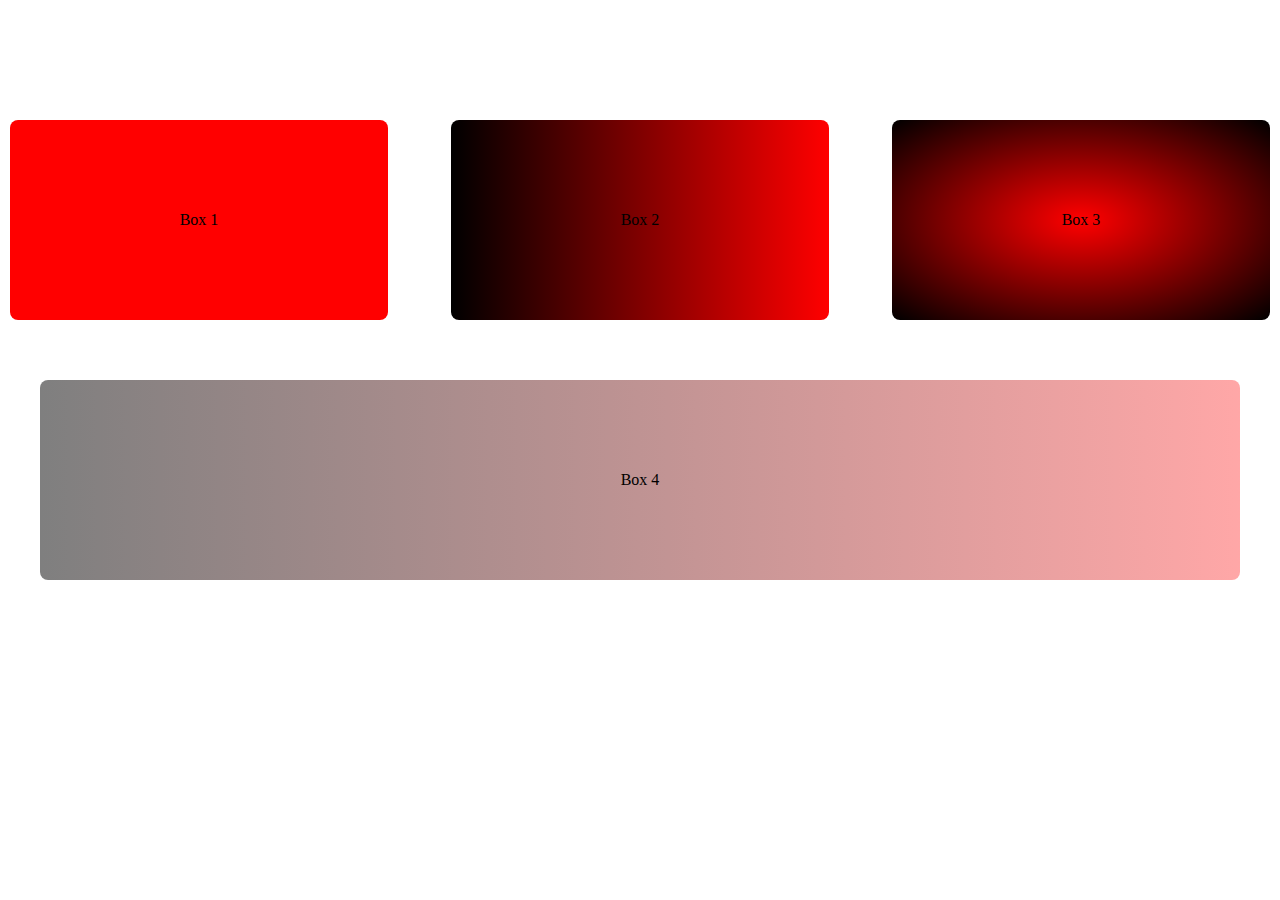
<file: block-BHaabu/index.html>
<!DOCTYPE html>
<html lang="en">
<head>
    <meta charset="UTF-8">
    <meta name="viewport" content="width=device-width, initial-scale=1.0">
    <title>Document</title>
    <link rel="stylesheet" href="style.css">
</head>
<body>
    <header class="header">
        <h1>
            Backgrounds and Gradients
        </h1>
    </header>
    <main>
        <section>
            <div class="flex one">
                <div class="one-one flex">Box 1</div>
                <div class="one-two flex">Box 2</div>
                <div class="one-three flex">Box 3</div>
            </div>
        </section>
        <section class="five flex">
            <div class="Box4 flex">
                Box 4
            </div>
        </section>
    </main>
</body>
</html>
</file>
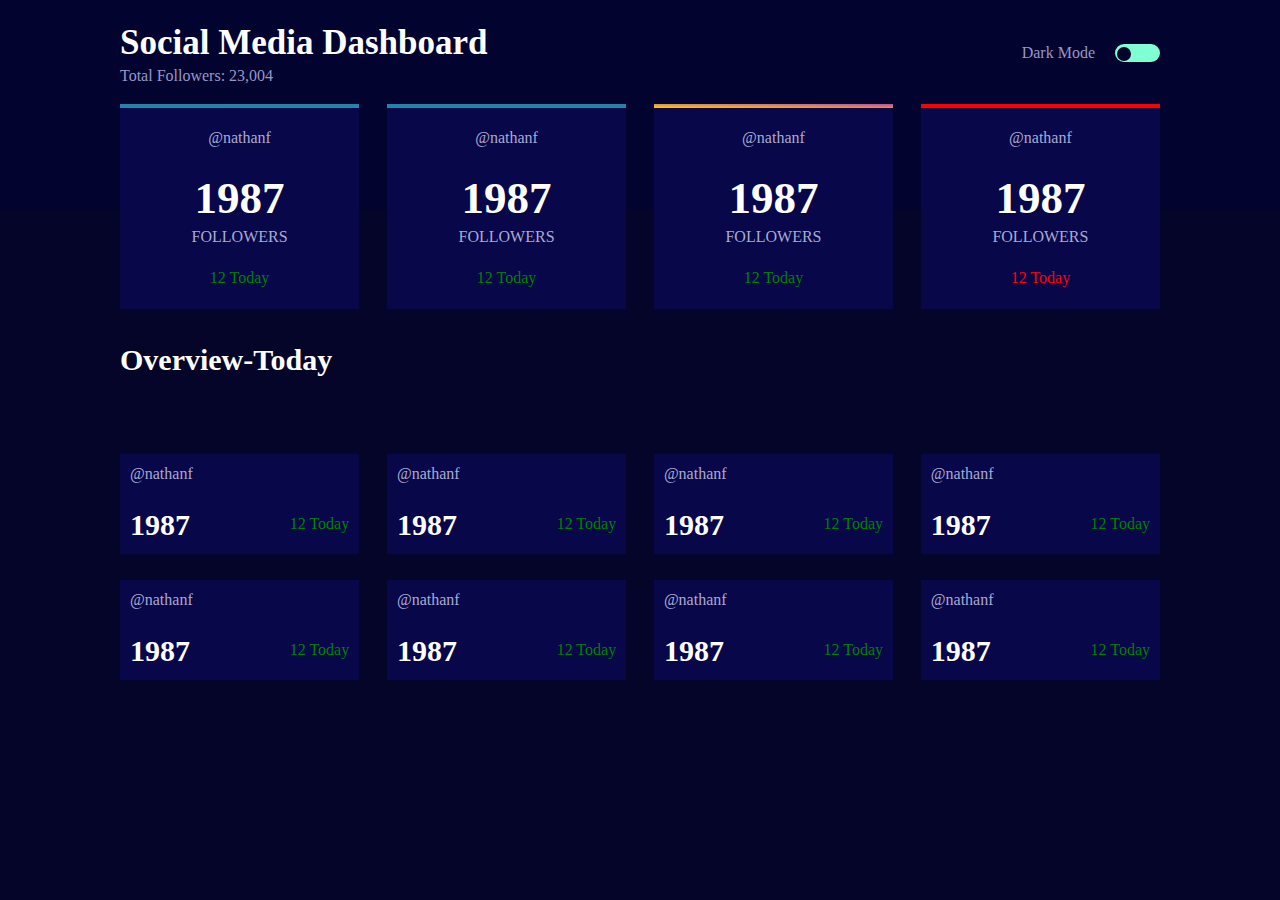
<file: block-BHaabv/index.html>
<!DOCTYPE html>
<html lang="en">
<head>
    <meta charset="UTF-8">
    <meta name="viewport" content="width=device-width, initial-scale=1.0">
    <title>Document</title>
    <link rel="stylesheet" href="style.css">
    <link rel="stylesheet" href="https://use.fontawesome.com/releases/v5.15.1/css/all.css" integrity="sha384-vp86vTRFVJgpjF9jiIGPEEqYqlDwgyBgEF109VFjmqGmIY/Y4HV4d3Gp2irVfcrp" crossorigin="anonymous">
</head>
<body>
    <header class="header">
        <div class="container flex">
            <div class="dashboard">
                <h1>Social Media Dashboard</h1>
                <p>Total Followers: 23,004</p>
            </div>
            <div class="flex">
                <div class="dark">
                    <p>Dark Mode</p>
                </div>
                <div class="mode">
                    <div class="circle"></div>
                </div>
            </div>
        </div>
        <div class="container flex card">
            <div class="one">
                <div>
                    <div class="line"></div>
                </div>
                <div class="nathan">
                    <a href="#"><i class="fab fa-facebook-square"></i></a>
                    <span>@nathanf</span>
                </div>
                <div class="followers">
                    <h2>1987</h2>
                    <p>FOLLOWERS</p>
                </div>
                <div class="today">
                    <a class="up" href="#"><i class="fas fa-sort-up"></i></a>
                    <span>12 Today</span>
                </div>
            </div>
            <div class="one">
                <div>
                    <div class="line"></div>
                </div>
                <div class="nathan">
                    <a href="#"><i class="fab fa-twitter"></i></i></a>
                    <span>@nathanf</span>
                </div>
                <div class="followers">
                    <h2>1987</h2>
                    <p>FOLLOWERS</p>
                </div>
                <div class="today">
                    <a class="up" href="#"><i class="fas fa-sort-up"></i></a>
                    <span>12 Today</span>
                </div>
            </div>
            <div class="one">
                <div>
                    <div class="line insta"></div>
                </div>
                <div class="nathan">
                    <a class="gram" href="#"><i class="fab fa-instagram"></i></a>
                    <span>@nathanf</span>
                </div>
                <div class="followers">
                    <h2>1987</h2>
                    <p>FOLLOWERS</p>
                </div>
                <div class="today">
                    <a class="up" href="#"><i class="fas fa-sort-up"></i></a>
                    <span>12 Today</span>
                </div>
            </div>
            <div class="one">
                <div>
                    <div class="line you"></div>
                </div>
                <div class="nathan">
                    <a class="tube" href="#"><i class="fab fa-youtube"></i></a>
                    <span>@nathanf</span>
                </div>
                <div class="followers">
                    <h2>1987</h2>
                    <p>FOLLOWERS</p>
                </div>
                <div class="today loss">
                    <a class="up down" href="#"><i class="fas fa-sort-down"></i></a>
                    <span>12 Today</span>
                </div>
            </div>  
        </div>
        
    </header>
    <main>
        <section>
            <div class="container overview">
                <h3>Overview-Today</h3>
            </div>
        </section>
        <section>
            <div class="container flex card two">
                <div class="one">
                    <div class="nathan flex nathanf">
                        <span>@nathanf</span>
                        <a href="#"><i class="fab fa-facebook-square"></i></a>
                    </div>
                    <div class="today flex span">
                        <h3>1987</h3>
                        <div>
                            <a class="up" href="#"><i class="fas fa-sort-up"></i></a>
                            <span>12 Today</span>
                        </div>
                    </div>
                </div>
                <div class="one">
                    <div class="nathan flex nathanf">
                        <span>@nathanf</span>
                        <a href="#"><i class="fab fa-facebook-square"></i></a>
                    </div>
                    <div class="today flex span">
                        <h3>1987</h3>
                        <div>
                            <a class="up" href="#"><i class="fas fa-sort-up"></i></a>
                            <span>12 Today</span>
                        </div>
                    </div>
                </div>
                <div class="one">
                    <div class="nathan flex nathanf">
                        <span>@nathanf</span>
                        <a href="#"><i class="fab fa-facebook-square"></i></a>
                    </div>
                    <div class="today flex span">
                        <h3>1987</h3>
                        <div>
                            <a class="up" href="#"><i class="fas fa-sort-up"></i></a>
                            <span>12 Today</span>
                        </div>
                    </div>
                </div>
                <div class="one">
                    <div class="nathan flex nathanf">
                        <span>@nathanf</span>
                        <a href="#"><i class="fab fa-facebook-square"></i></a>
                    </div>
                    <div class="today flex span">
                        <h3>1987</h3>
                        <div>
                            <a class="up" href="#"><i class="fas fa-sort-up"></i></a>
                            <span>12 Today</span>
                        </div>
                    </div>
                </div>
            </div>    
        </section>
        <section class="section">
            <div class="container flex card two">
                <div class="one">
                    <div class="nathan flex nathanf">
                        <span>@nathanf</span>
                        <a href="#"><i class="fab fa-facebook-square"></i></a>
                    </div>
                    <div class="today flex span">
                        <h3>1987</h3>
                        <div>
                            <a class="up" href="#"><i class="fas fa-sort-up"></i></a>
                            <span>12 Today</span>
                        </div>
                    </div>
                </div>
                <div class="one">
                    <div class="nathan flex nathanf">
                        <span>@nathanf</span>
                        <a href="#"><i class="fab fa-facebook-square"></i></a>
                    </div>
                    <div class="today flex span">
                        <h3>1987</h3>
                        <div>
                            <a class="up" href="#"><i class="fas fa-sort-up"></i></a>
                            <span>12 Today</span>
                        </div>
                    </div>
                </div>
                <div class="one">
                    <div class="nathan flex nathanf">
                        <span>@nathanf</span>
                        <a href="#"><i class="fab fa-facebook-square"></i></a>
                    </div>
                    <div class="today flex span">
                        <h3>1987</h3>
                        <div>
                            <a class="up" href="#"><i class="fas fa-sort-up"></i></a>
                            <span>12 Today</span>
                        </div>
                    </div>
                </div>
                <div class="one">
                    <div class="nathan flex nathanf">
                        <span>@nathanf</span>
                        <a href="#"><i class="fab fa-facebook-square"></i></a>
                    </div>
                    <div class="today flex span">
                        <h3>1987</h3>
                        <div>
                            <a class="up" href="#"><i class="fas fa-sort-up"></i></a>
                            <span>12 Today</span>
                        </div>
                    </div>
                </div>
            </div>    
        </section>
    </main>
</body>
</html>
</file>
<file: block-BHaabu/style.css>
/* http://meyerweb.com/eric/tools/css/reset/ 
   v2.0 | 20110126
   License: none (public domain)
*/

html, body, div, span, applet, object, iframe,
h1, h2, h3, h4, h5, h6, p, blockquote, pre,
a, abbr, acronym, address, big, cite, code,
del, dfn, em, img, ins, kbd, q, s, samp,
small, strike, strong, sub, sup, tt, var,
b, u, i, center,
dl, dt, dd, ol, ul, li,
fieldset, form, label, legend,
table, caption, tbody, tfoot, thead, tr, th, td,
article, aside, canvas, details, embed, 
figure, figcaption, footer, header, hgroup, 
menu, nav, output, ruby, section, summary,
time, mark, audio, video {
	margin: 0;
	padding: 0;
	border: 0;
	font-size: 100%;
	font: inherit;
	vertical-align: baseline;
}
/* HTML5 display-role reset for older browsers */
article, aside, details, figcaption, figure, 
footer, header, hgroup, menu, nav, section {
	display: block;
}
body {
	line-height: 1;
}
ol, ul {
	list-style: none;
}
blockquote, q {
	quotes: none;
}
blockquote:before, blockquote:after,
q:before, q:after {
	content: '';
	content: none;
}
table {
	border-collapse: collapse;
	border-spacing: 0;
}

body{
    background: url(https://images.unsplash.com/photo-1606561956792-cd1dc8b7f7dc?ixlib=rb-1.2.1&ixid=MXwxMjA3fDB8MHxlZGl0b3JpYWwtZmVlZHw3fHx8ZW58MHx8fA%3D%3D&auto=format&fit=crop&w=500&q=60);
}
.header{
    text-align: center;
    color: white;
    padding: 25px 0;
    font-size: 35px;
    font-weight: 700;
}
.flex{
    display: flex;
    justify-content: space-between;
    align-items: center;
}
.one{
    height: 250px;
    max-width: 1400px;
    padding: 10px;
}
.one-one{
    width: 30%;
    background-color: red;
    height: 200px;
    border-radius: 8px;
    justify-content: center;
    align-items: center;
}
.one-two{
    width: 30%;
    background-image: linear-gradient(to right, black, red);
    height: 200px;
    border-radius: 8px;
    justify-content: center;
    align-items: center;
}
.one-three{
    width: 30%;
    background-image: radial-gradient( red, black);
    height: 200px;
    border-radius: 8px;
    justify-content: center;
    align-items: center;
}
.Box4{
    background: linear-gradient( to right,rgba(0, 0, 0, 0.5), rgba(255, 80, 80, 0.5)), url(https://images.unsplash.com/photo-1606488112284-2747ffff6ea0?ixlib=rb-1.2.1&ixid=MXwxMjA3fDB8MHxlZGl0b3JpYWwtZmVlZHwxOXx8fGVufDB8fHw%3D&auto=format&fit=crop&w=500&q=60);
    height: 200px;
    width: 1200px;
    justify-content: center;
    align-items: center;
    border-radius: 8px;
}
.five{
    justify-content: center;
    align-items: center;
    margin: 25px;
}
</file>
<file: block-BHaabv/style.css>
/* http://meyerweb.com/eric/tools/css/reset/ 
   v2.0 | 20110126
   License: none (public domain)
*/

html, body, div, span, applet, object, iframe,
h1, h2, h3, h4, h5, h6, p, blockquote, pre,
a, abbr, acronym, address, big, cite, code,
del, dfn, em, img, ins, kbd, q, s, samp,
small, strike, strong, sub, sup, tt, var,
b, u, i, center,
dl, dt, dd, ol, ul, li,
fieldset, form, label, legend,
table, caption, tbody, tfoot, thead, tr, th, td,
article, aside, canvas, details, embed, 
figure, figcaption, footer, header, hgroup, 
menu, nav, output, ruby, section, summary,
time, mark, audio, video {
	margin: 0;
	padding: 0;
	border: 0;
	font-size: 100%;
	font: inherit;
	vertical-align: baseline;
}
/* HTML5 display-role reset for older browsers */
article, aside, details, figcaption, figure, 
footer, header, hgroup, menu, nav, section {
	display: block;
}
body {
	line-height: 1;
}
ol, ul {
	list-style: none;
}
blockquote, q {
	quotes: none;
}
blockquote:before, blockquote:after,
q:before, q:after {
	content: '';
	content: none;
}
table {
	border-collapse: collapse;
	border-spacing: 0;
}

body{
    margin: 0;
    line-height: 1.3;
    background-color: rgb(5, 5, 41);

}
.container{
    max-width: 1400px;
    margin: 0 120px;
}
.flex{
    display: flex;
    justify-content: space-between;
    align-items: center;
}.header{
    height: 170px;
    background-color:  rgb(3, 3, 48);
    padding: 20px 0;
}
.dashboard h1{
    color: white;
    font-size: 35px;
    font-weight: 600;
}
.dashboard p{
    color: rgb(151, 151, 197);
    font-weight: 300;
}
.dark p{
    color: rgb(151, 151, 197);
    font-weight: 300;
}
.mode{
    height: 18px;
    width: 45px;
    background-color: aquamarine;
    border-radius: 25px;
    margin-left: 20px;
}
.circle{
    height: 14px;
    width: 14px;
    background-color: rgb(5, 5, 41);
    border-radius: 50%;
    margin-top: 2.5px;
    margin-left: 2px;
}
.card{
    margin-bottom: -160px;
    height: 200px;
}
.one{
    width: 23%;
    background-color: rgb(7, 7, 73);
    margin-top: 40px;
}
.nathan{
    text-align: center;
    color: rgb(170, 170, 209);
    padding-bottom: 20px;
}
.nathan a{
    color: rgb(37, 130, 170);
}
.followers{
    text-align: center;
    padding-bottom: 20px;
}
.followers h2{
    color: white;
    font-size: 45px;
    font-weight: 700;
}
.followers p{
    color: rgb(170, 170, 209);

}
.today{
    color: green;
    text-align: center;
    padding-bottom: 20px;
}
.today a{
    margin-top: 10px;
}
.up i{
    color: green;

}
.up{
    padding-top: 8px;
}
.line{
    margin-bottom: 20px;
    width: 100%;
    height: 4px;
    background-color:rgb(37, 130, 170);
}
.insta{
    background: linear-gradient(to right top, rgb(255, 208, 0), rgb(189, 79, 152));
}
.gram i{
    background: linear-gradient(to right top, rgb(255, 208, 0), rgb(189, 79, 152));
}
.you{
    background-color: red;
}
.tube i{
    color: red;
}
.loss{
    color: red;
}
.down i{
    color: red;
}
.overview{
    margin-top: 130px;
    margin-bottom: 40px;
}
.overview h3{
    color: white;
    font-size: 30px;
    font-weight: 600;
}
.today h3{
    color: white;
    font-size: 30px;
    font-weight: 700;
}
.two{
    height: 130px;
   
}
.nathanf{
    padding: 10px;
}
.span{
    padding: 10px;
}
.section{
    margin-top: 156px;
    margin-bottom: 200px;
}
</file>
